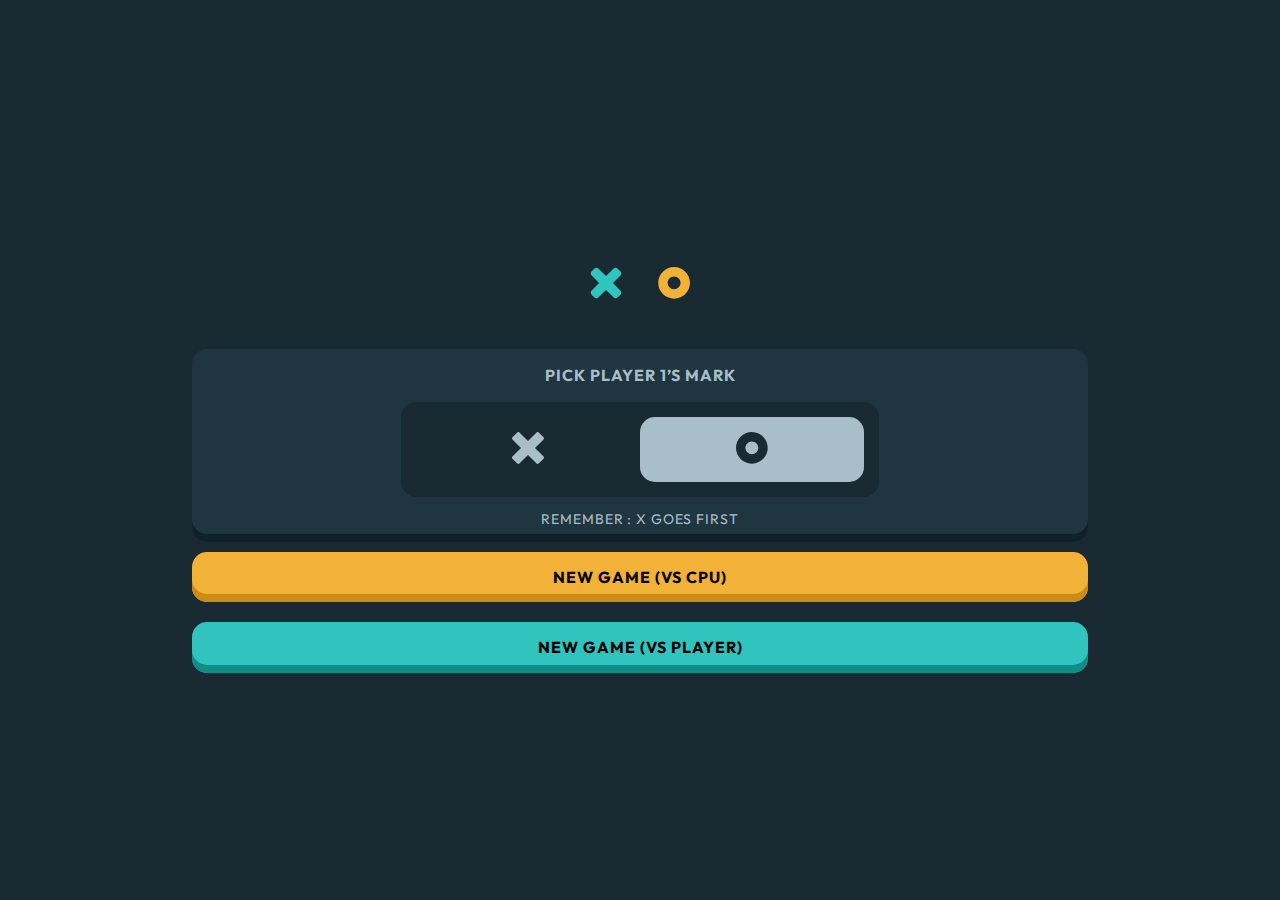
<file: index.html>
<!DOCTYPE html>
<html lang="en">
	<head>
		<meta charset="UTF-8" />
		<meta name="viewport" content="width=device-width, initial-scale=1.0" />
		<title>Document</title>
		<link rel="stylesheet" href="style.css" />
		<link rel="stylesheet" href="multiple.css" />
	</head>
	<body>
		<main>
			<div class="center">
				<div class="ico">
					<img src="asset/Xico.svg" alt="X" />
					<img src="asset/Oico.svg" alt="O" />
				</div>
			</div>
			<div class="choose">
				<p>PICK PLAYER 1’S MARK</p>
				<div class="c-button">
					<button><img src="asset/Xicobtn.svg" alt="X" /></button>
					<button><img src="asset/Oicobtn.svg" alt="O" /></button>
				</div>
				<p>REMEMBER : X GOES FIRST</p>
			</div>
			<div class="gametype">
				<button>NEW GAME (VS CPU)</button>
				<button>NEW GAME (VS PLAYER)</button>
			</div>
		</main>
	</body>
</html>
</file>
<file: style.css>
main {
	padding: 0px 15vw 0px 15vw;
	display: flex;
	flex-direction: column;
	justify-content: center;
	height: 100%;
}

.center {
	width: 100%;
	display: flex;
	justify-content: center;
}

.choose {
	background-color: #1f3641;
	box-shadow: 0px -8px 0px 0px #10212a inset;
	border-radius: 15px;
	display: flex;
	align-items: center;
	flex-direction: column;
}

.choose > p:first-child {
	color: #a8bfc9;
	font-size: 16px;
	font-weight: 700;
	line-height: 20.16px;
	letter-spacing: 1px;
}

.choose > p:last-child {
	color: #a8bfc9;
	font-size: 14px;
	font-weight: 400;
	line-height: 17.64px;
	letter-spacing: 0.875px;
}

.c-button {
	display: flex;
	align-items: center;
	justify-content: center;
	padding: 15px;
	background-color: #1a2a33;
	width: 50%;
	max-width: 500px;
	border-radius: 15px;
}

.c-button > button {
	border-radius: 15px;
	width: 100%;
	padding: 15px 0px 15px 0px;
	margin: 0;
	border: 0;
	background-color: transparent;
}

.c-button > button:first-child:hover {
	background-color: #a8bfc90d;
}

.c-button > button:last-child {
	background-color: #a8bfc9;
}

.gametype {
	display: flex;
	flex-direction: column;
}

.gametype > button {
	font-size: 16px;
	font-weight: 700;
	line-height: 20.16px;
	letter-spacing: 1px;
	border-radius: 15px;
	padding: 15px 0px 15px 0px;
	margin: 10px 0px 10px 0px;
	border: 0;
}

.gametype > button:first-child {
	background: #f2b137;
	box-shadow: 0px -8px 0px 0px #cc8b13 inset;
}

.gametype > button:last-child {
	background: #31c3bd;
	box-shadow: 0px -8px 0px 0px #118c87 inset;
}
</file>
<file: multiple.css>
@import url(https://fonts.googleapis.com/css?family=Outfit:100,200,300,regular,500,600,700,800,900);

* {
	font-family: Outfit;
}

body {
	background-color: #1a2a33;
	height: 100vh;
	padding: 0;
	margin: 0;
}

.ico {
	display: flex;
	flex-direction: row;
	justify-content: space-between;
	max-width: 100px;
	width: 20%;
	margin: 50px;
}
</file>
